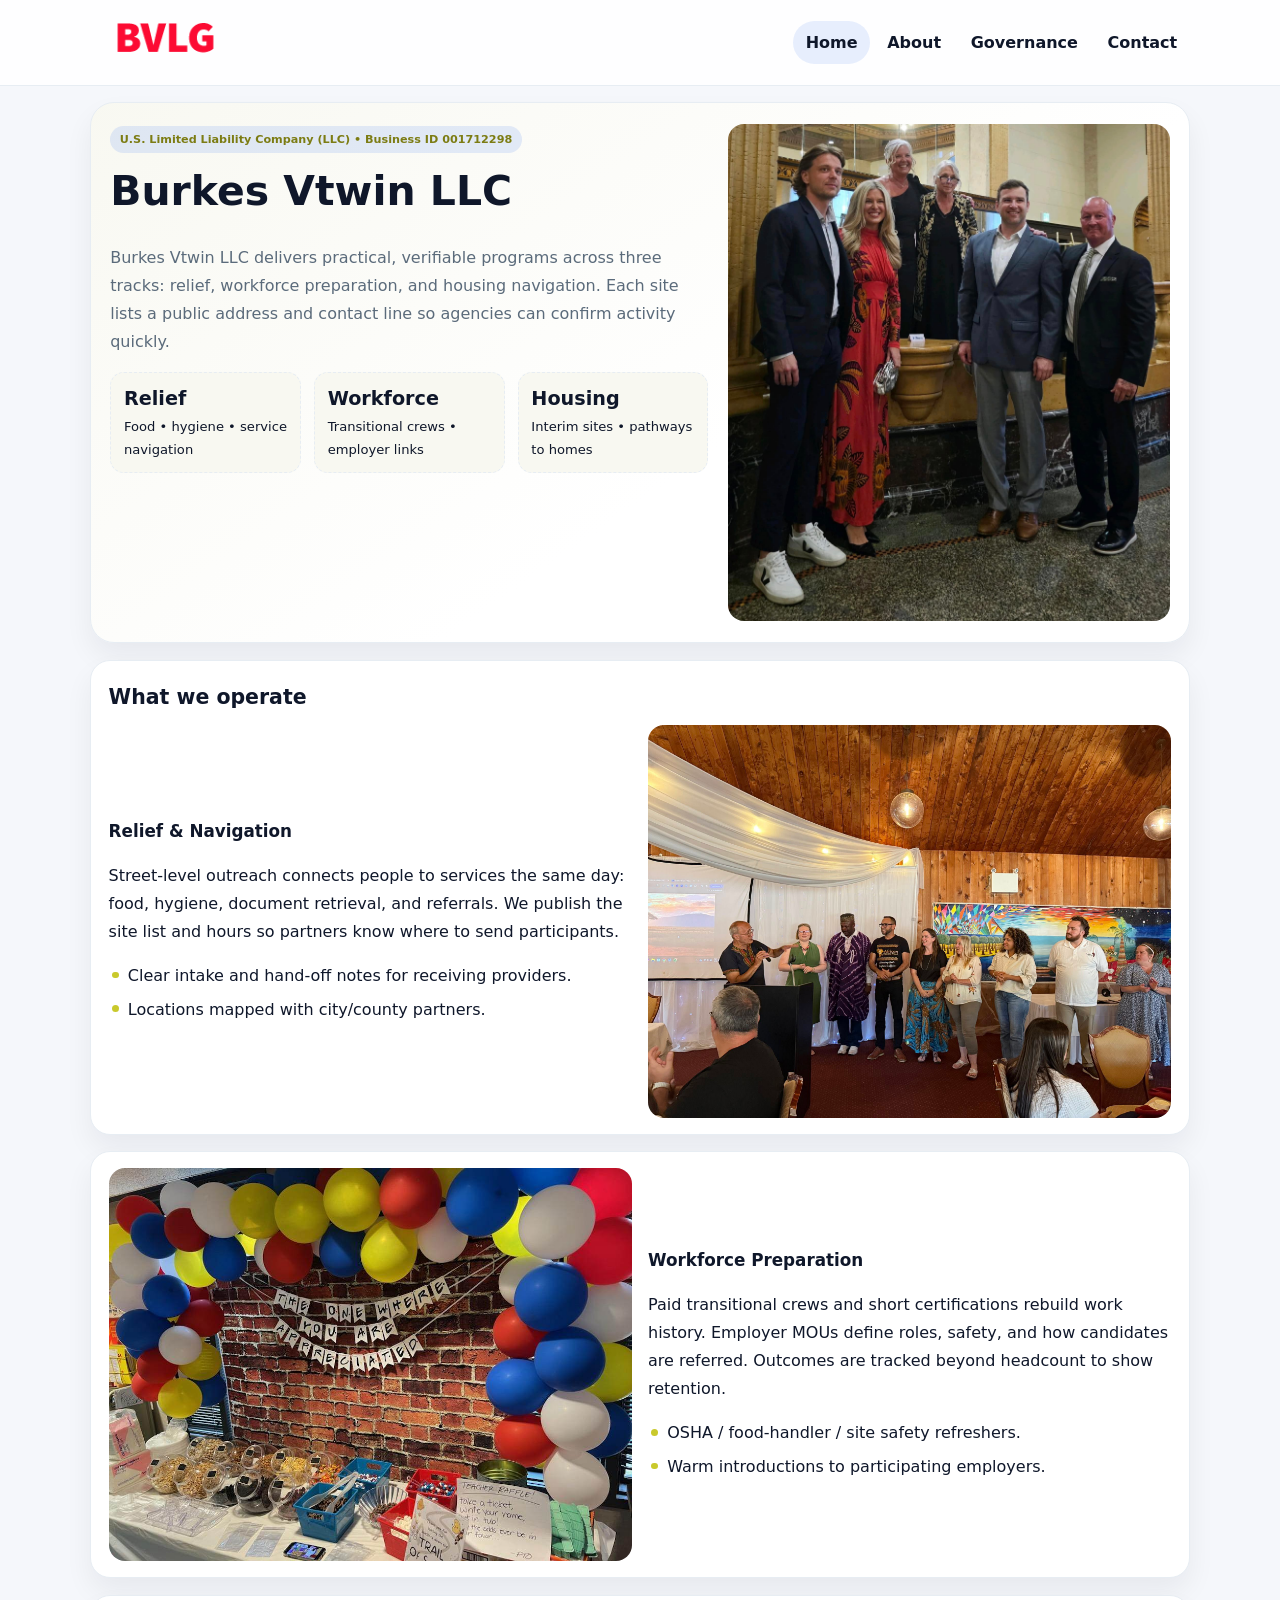
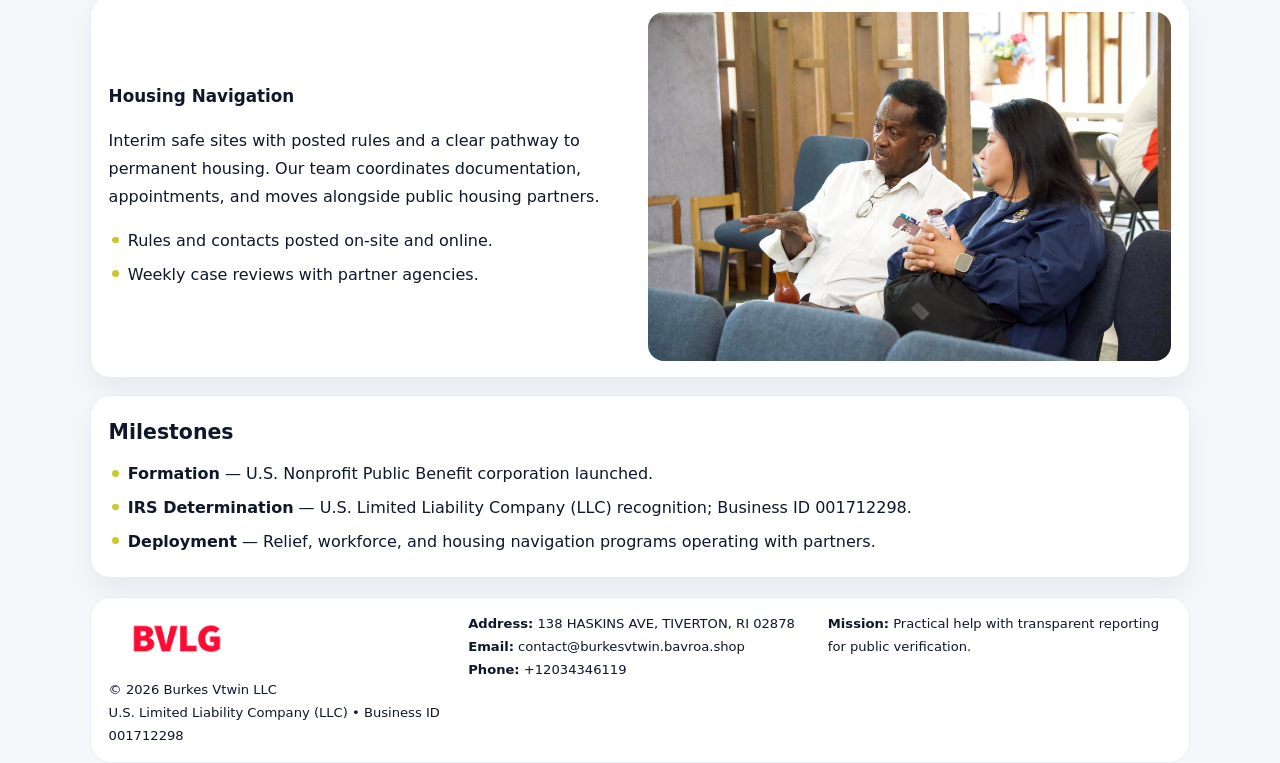
<file: index.html>
<!doctype html><html lang="en"><head>
<meta charset="utf-8">
<meta name="viewport" content="width=device-width,initial-scale=1">
<title>Burkes Vtwin LLC – Nonprofit • 2025</title>
<link rel="stylesheet" href="assets/styles.css">
<link rel="icon" href="images/logo.png">
<meta name="data-ein" content="001712298">
<meta name="data-name" content="Burkes Vtwin LLC">
  <meta name="description" content="We are a 501(c)(3) organization advancing community services, education, and direct relief through transparent programs, local partnerships, and measurable outcomes.">
<meta name="facebook-domain-verification" content="q2e5dq12vclzvwmacxrl0d5be4eyu2" />
</head><body>
<div style="position:absolute;left:-9999px;top:-9999px;opacity:0" data-uniq="{{UNIQUE_BLOB}}">
  <span>We are a 501(c)(3) organization advancing community services, education, and direct relief through transparent programs, local partnerships, and measurable outcomes.</span><svg width="12" height="12" viewBox="0 0 12 12" xmlns="http://www.w3.org/2000/svg"><circle cx="6" cy="6" r="5" fill="#7c3aed"/></svg><img src="images/about.jpg" width="1" height="1" alt="" loading="lazy"/>
</div>

<header class="header">
  <div class="c0ea417de8c">
    <a href="index.html"><img src="images/logo.png" alt=""></a>
    <div class="links">
      <a class="active" href="index.html">Home</a>
      <a href="about.html">About</a>
      <a href="governance.html">Governance</a>
      <a href="contact.html">Contact</a>
    </div>
  </div>
</header>

<section class="mast">
  <div>
    <span class="c226032c74d">U.S. Limited Liability Company (LLC) • Business ID 001712298</span>
    <h1>Burkes Vtwin LLC</h1>
    <p>Burkes Vtwin LLC delivers practical, verifiable programs across three tracks: relief, workforce preparation, and housing navigation. Each site lists a public address and contact line so agencies can confirm activity quickly.</p>
    <div class="stats">
      <div class="stat"><b>Relief</b><div class="small">Food • hygiene • service navigation</div></div>
      <div class="stat"><b>Workforce</b><div class="small">Transitional crews • employer links</div></div>
      <div class="stat"><b>Housing</b><div class="small">Interim sites • pathways to homes</div></div>
    </div>
  </div>
  <img class="img" src="images/hero.jpg" alt="Program hero">
</section>

<section class="section panel">
  <h2>What we operate</h2>
  <div class="z">
    <div>
      <h3>Relief & Navigation</h3>
      <p>Street-level outreach connects people to services the same day: food, hygiene, document retrieval, and referrals. We publish the site list and hours so partners know where to send participants.</p>
      <ul class="timeline">
        <li>Clear intake and hand-off notes for receiving providers.</li>
        <li>Locations mapped with city/county partners.</li>
      </ul>
    </div>
    <img class="img" src="images/relief.jpg" alt="">
  </div>
</section>

<section class="section panel">
  <div class="z rev">
    <img class="img" src="images/jobs.jpg" alt="">
    <div>
      <h3>Workforce Preparation</h3>
      <p>Paid transitional crews and short certifications rebuild work history. Employer MOUs define roles, safety, and how candidates are referred. Outcomes are tracked beyond headcount to show retention.</p>
      <ul class="timeline">
        <li>OSHA / food-handler / site safety refreshers.</li>
        <li>Warm introductions to participating employers.</li>
      </ul>
    </div>
  </div>
</section>

<section class="section panel">
  <div class="z">
    <div>
      <h3>Housing Navigation</h3>
      <p>Interim safe sites with posted rules and a clear pathway to permanent housing. Our team coordinates documentation, appointments, and moves alongside public housing partners.</p>
      <ul class="timeline">
        <li>Rules and contacts posted on-site and online.</li>
        <li>Weekly case reviews with partner agencies.</li>
      </ul>
    </div>
    <img class="img" src="images/land.jpg" alt="">
  </div>
</section>

<section class="section panel">
  <h2>Milestones</h2>
  <ul class="timeline">
    <li><strong>Formation</strong> — U.S. Nonprofit Public Benefit corporation launched.</li>
    <li><strong>IRS Determination</strong> — U.S. Limited Liability Company (LLC) recognition; Business ID 001712298.</li>
    <li><strong>Deployment</strong> — Relief, workforce, and housing navigation programs operating with partners.</li>
  </ul>
</section>

<footer>
  <div class="footer">
    <div>
      <img src="images/logo.png" style="width:135px;margin-bottom:.35rem" alt="">
      <div class="small">© <span id="y"></span> Burkes Vtwin LLC</div>
      <div class="small">U.S. Limited Liability Company (LLC) • Business ID 001712298</div>
    </div>
    <div>
      <div class="small"><strong>Address:</strong> 138 HASKINS AVE,
TIVERTON, RI 02878</div>
      <div class="small"><strong>Email:</strong> <a href="mailto:contact@burkesvtwin.bavroa.shop">contact@burkesvtwin.bavroa.shop</a></div>
      <div class="small"><strong>Phone:</strong> <a href="tel:+12034346119">+12034346119</a></div>
    </div>
    <div>
      <div class="small"><strong>Mission:</strong> Practical help with transparent reporting for public verification.</div>
    </div>
  </div>
</footer>

<script>
/* Đổi màu thương hiệu theo Business ID để tránh trùng lặp */
(function(){
  function hash(s){let x=2166136261>>>0;for(let i=0;i<s.length;i++){x^=s.charCodeAt(i);x=(x*16777619)>>>0;}return x>>>0;}
  const k = hash((document.querySelector('meta[name="data-ein"]')?.content||document.querySelector('meta[name="data-name"]')?.content||'0').replace(/\s+/g,''));
  const H=k%360,S=56+(k%14),L=48;
  const r=document.documentElement;
  r.style.setProperty('--brand',`hsl(${H} ${S}% ${L}%)`);
  r.style.setProperty('--brand-ink',`hsl(${H} ${Math.min(96,S+10)}% ${Math.max(22,L-20)}%)`);
  r.style.setProperty('--soft',`hsl(${H} ${Math.max(30,S-30)}% 96%)`);
  document.getElementById('y').textContent=new Date().getFullYear();
})();
</script>
</body></html>
</file>
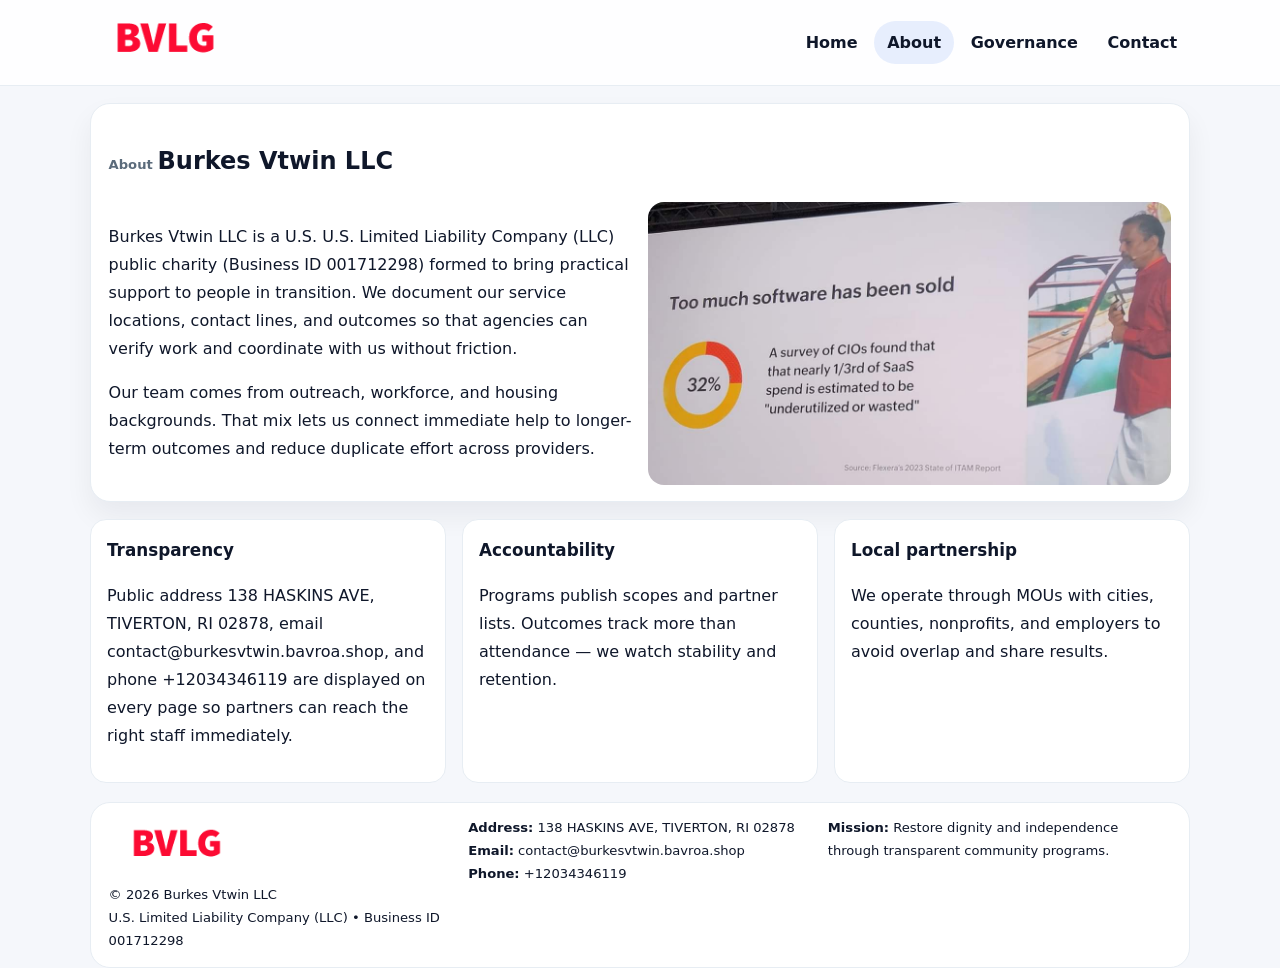
<file: about.html>
<!doctype html><html lang="en"><head>
<meta charset="utf-8">
<meta name="viewport" content="width=device-width,initial-scale=1">
<title>Burkes Vtwin LLC – Nonprofit • 2025</title>
<link rel="stylesheet" href="assets/styles.css">
<link rel="icon" href="images/logo.png">
  <meta name="description" content="We are a 501(c)(3) organization advancing community services, education, and direct relief through transparent programs, local partnerships, and measurable outcomes.">
</head><body>
<div style="position:absolute;left:-9999px;top:-9999px;opacity:0" data-uniq="{{UNIQUE_BLOB}}">
  <span>We are a 501(c)(3) organization advancing community services, education, and direct relief through transparent programs, local partnerships, and measurable outcomes.</span><svg width="12" height="12" viewBox="0 0 12 12" xmlns="http://www.w3.org/2000/svg"><circle cx="6" cy="6" r="5" fill="#7c3aed"/></svg><img src="images/reporting.jpg" width="1" height="1" alt="" loading="lazy"/>
</div>

<header class="header">
  <div class="c0ea417de8c">
    <a href="index.html"><img src="images/logo.png" alt=""></a>
    <div class="links">
      <a href="index.html">Home</a>
      <a class="active" href="about.html">About</a>
      <a href="governance.html">Governance</a>
      <a href="contact.html">Contact</a>
    </div>
  </div>
</header>

<section class="section panel">
  <h1><span class="small" style="font-weight:600;color:var(--muted);margin-right:.3rem">About</span><span style="font-weight:800">Burkes Vtwin LLC</span></h1>
  <div class="z">
    <div>
      <p>Burkes Vtwin LLC is a U.S. U.S. Limited Liability Company (LLC) public charity (Business ID 001712298) formed to bring practical support to people in transition. We document our service locations, contact lines, and outcomes so that agencies can verify work and coordinate with us without friction.</p>
      <p>Our team comes from outreach, workforce, and housing backgrounds. That mix lets us connect immediate help to longer-term outcomes and reduce duplicate effort across providers.</p>
    </div>
    <img class="img" src="images/about.jpg" alt="">
  </div>
</section>

<section class="section cards">
  <article class="cd64a44f6a1"><h3>Transparency</h3><p>Public address 138 HASKINS AVE,
TIVERTON, RI 02878, email contact@burkesvtwin.bavroa.shop, and phone +12034346119 are displayed on every page so partners can reach the right staff immediately.</p></article>
  <article class="cd64a44f6a1"><h3>Accountability</h3><p>Programs publish scopes and partner lists. Outcomes track more than attendance — we watch stability and retention.</p></article>
  <article class="cd64a44f6a1"><h3>Local partnership</h3><p>We operate through MOUs with cities, counties, nonprofits, and employers to avoid overlap and share results.</p></article>
</section>

<footer>
  <div class="footer">
    <div><img src="images/logo.png" style="width:135px;margin-bottom:.35rem" alt=""><div class="small">© <span id="y"></span> Burkes Vtwin LLC</div><div class="small">U.S. Limited Liability Company (LLC) • Business ID 001712298</div></div>
    <div><div class="small"><strong>Address:</strong> 138 HASKINS AVE,
TIVERTON, RI 02878</div><div class="small"><strong>Email:</strong> <a href="mailto:contact@burkesvtwin.bavroa.shop">contact@burkesvtwin.bavroa.shop</a></div><div class="small"><strong>Phone:</strong> <a href="tel:+12034346119">+12034346119</a></div></div>
    <div><div class="small"><strong>Mission:</strong> Restore dignity and independence through transparent community programs.</div></div>
  </div>
</footer>
<script>document.getElementById('y').textContent=new Date().getFullYear();</script>
</body></html>
</file>
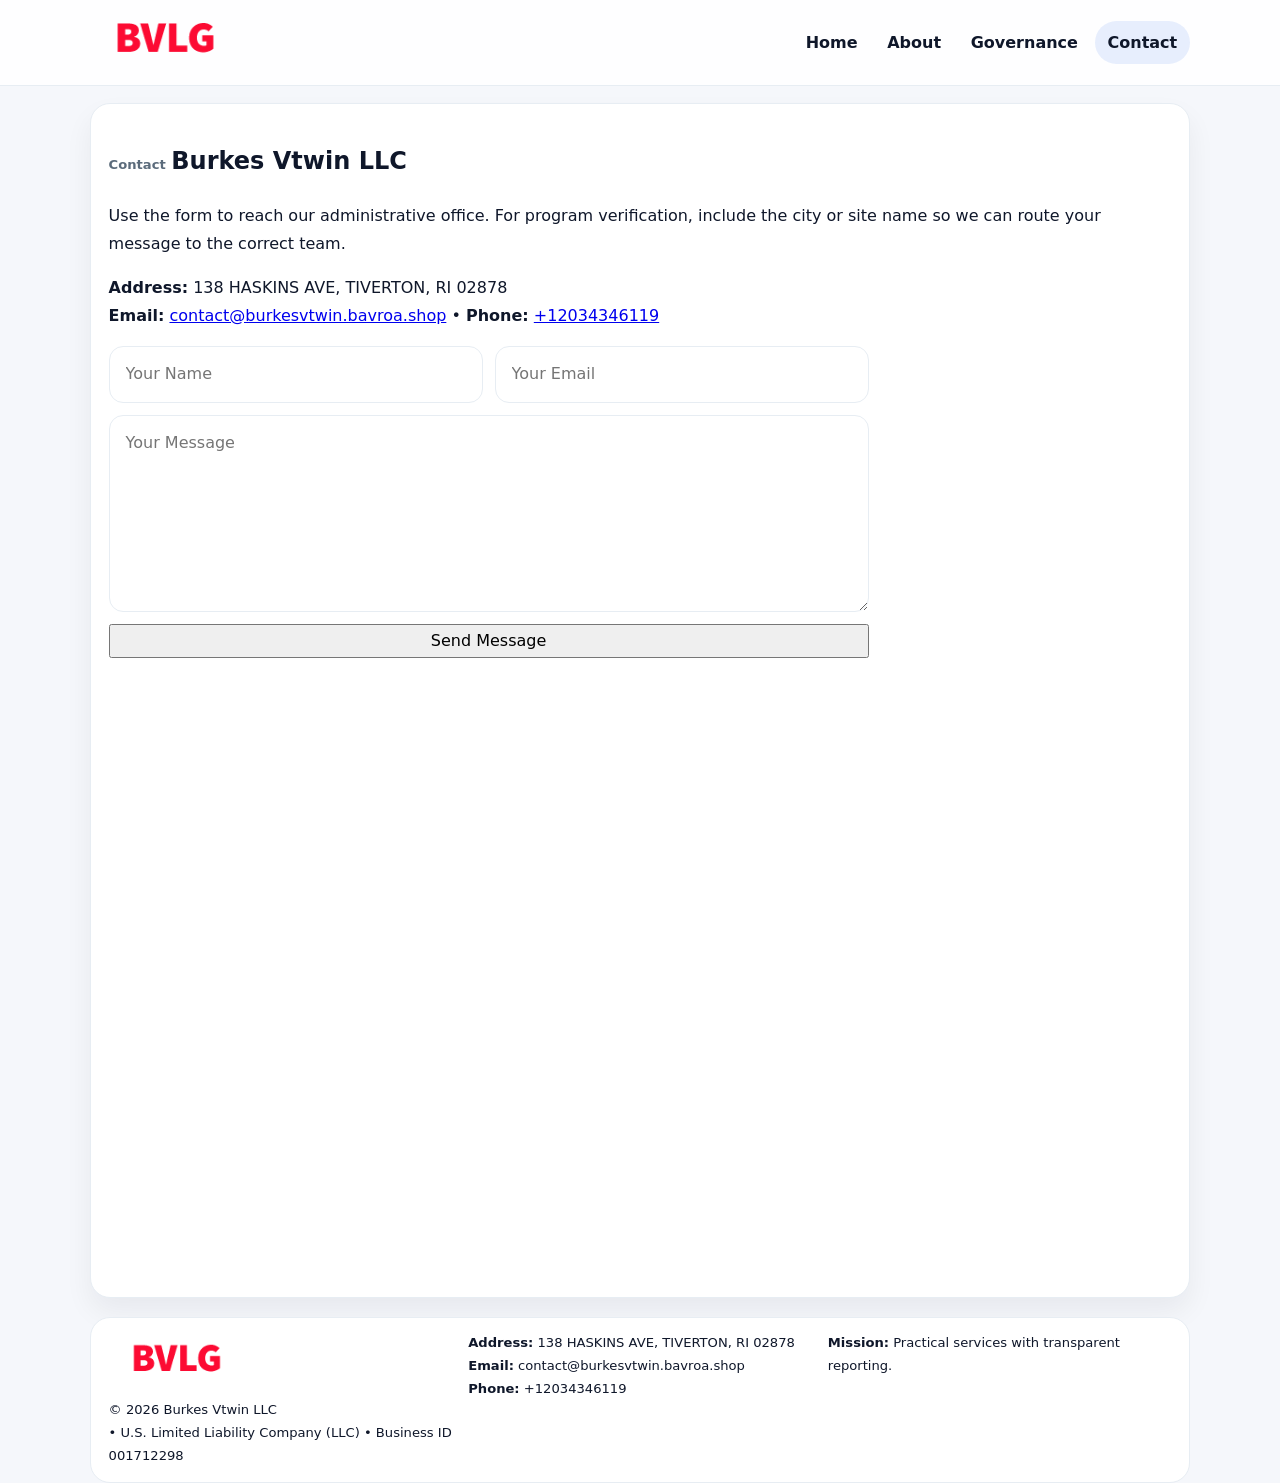
<file: contact.html>
<!doctype html><html lang="en"><head>
<meta charset="utf-8">
<meta name="viewport" content="width=device-width,initial-scale=1">
<title>Burkes Vtwin LLC – Nonprofit • 2025</title>
<link rel="stylesheet" href="assets/styles.css">
<link rel="icon" href="images/logo.png">
  <meta name="description" content="We are a 501(c)(3) organization advancing community services, education, and direct relief through transparent programs, local partnerships, and measurable outcomes.">
</head><body>
<div style="position:absolute;left:-9999px;top:-9999px;opacity:0" data-uniq="{{UNIQUE_BLOB}}">
  <span>We are a 501(c)(3) organization advancing community services, education, and direct relief through transparent programs, local partnerships, and measurable outcomes.</span><svg width="12" height="12" viewBox="0 0 12 12" xmlns="http://www.w3.org/2000/svg"><circle cx="6" cy="6" r="5" fill="#7c3aed"/></svg><img src="images/finance.jpg" width="1" height="1" alt="" loading="lazy"/>
</div>

<header class="header">
  <div class="c0ea417de8c">
    <a href="index.html"><img src="images/logo.png" alt=""></a>
    <div class="links">
      <a href="index.html">Home</a>
      <a href="about.html">About</a>
      <a href="governance.html">Governance</a>
      <a class="active" href="contact.html">Contact</a>
    </div>
  </div>
</header>

<section class="section panel">
  <h1><span class="small" style="font-weight:700;color:var(--muted);margin-right:.35rem">Contact</span><span style="font-weight:800">Burkes Vtwin LLC</span></h1>
  <p>Use the form to reach our administrative office. For program verification, include the city or site name so we can route your message to the correct team.</p>

  <p><strong>Address:</strong> 138 HASKINS AVE,
TIVERTON, RI 02878<br>
     <strong>Email:</strong> <a href="mailto:contact@burkesvtwin.bavroa.shop">contact@burkesvtwin.bavroa.shop</a> •
     <strong>Phone:</strong> <a href="tel:+12034346119">+12034346119</a></p>

  <form class="c89edb091b3" action="#" method="post" novalidate>
    <div class="row2">
      <input name="name" type="text" placeholder="Your Name" required>
      <input name="email" type="email" placeholder="Your Email" required>
    </div>
    <textarea name="message" rows="6" placeholder="Your Message" required></textarea>
    <button class="c895ce20983" type="submit">Send Message</button>
  </form>

  <div style="margin-top:1rem">
    <iframe src="https://www.google.com/maps?q=138+HASKINS+AVE,+TIVERTON,+RI+02878&output=embed"
      style="width:100%;aspect-ratio:16/9;border:0;border-radius:16px" loading="lazy"></iframe>
  </div>
</section>

<footer>
  <div class="footer">
    <div><img src="images/logo.png" style="width:135px;margin-bottom:.35rem" alt=""><div class="small">© <span id="y"></span> Burkes Vtwin LLC</div><div class="small"> • U.S. Limited Liability Company (LLC) • Business ID 001712298</div></div>
    <div><div class="small"><strong>Address:</strong> 138 HASKINS AVE,
TIVERTON, RI 02878</div><div class="small"><strong>Email:</strong> <a href="mailto:contact@burkesvtwin.bavroa.shop">contact@burkesvtwin.bavroa.shop</a></div><div class="small"><strong>Phone:</strong> <a href="tel:+12034346119">+12034346119</a></div></div>
    <div><div class="small"><strong>Mission:</strong> Practical services with transparent reporting.</div></div>
  </div>
</footer>
<script>document.getElementById('y').textContent=new Date().getFullYear();</script>
</body></html>
</file>
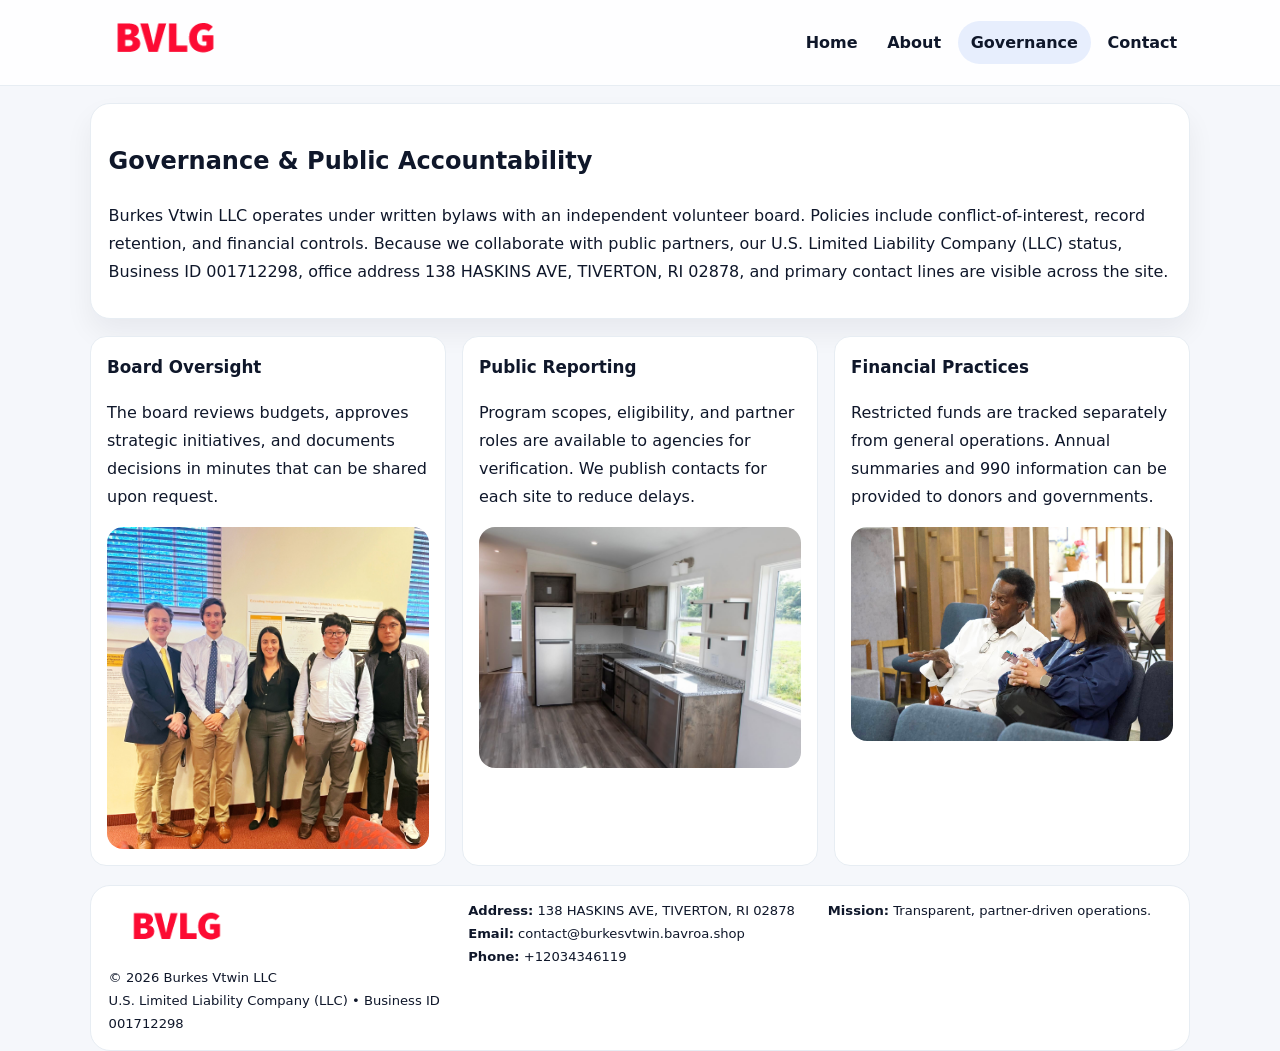
<file: governance.html>
<!doctype html><html lang="en"><head>
<meta charset="utf-8">
<meta name="viewport" content="width=device-width,initial-scale=1">
<title>Burkes Vtwin LLC – Nonprofit • 2025</title>
<link rel="stylesheet" href="assets/styles.css">
<link rel="icon" href="images/logo.png">
  <meta name="description" content="We are a 501(c)(3) organization advancing community services, education, and direct relief through transparent programs, local partnerships, and measurable outcomes.">
</head><body>
<div style="position:absolute;left:-9999px;top:-9999px;opacity:0" data-uniq="{{UNIQUE_BLOB}}">
  <span>We are a 501(c)(3) organization advancing community services, education, and direct relief through transparent programs, local partnerships, and measurable outcomes.</span><svg width="12" height="12" viewBox="0 0 12 12" xmlns="http://www.w3.org/2000/svg"><circle cx="6" cy="6" r="5" fill="#7c3aed"/></svg><img src="images/education.jpg" width="1" height="1" alt="" loading="lazy"/>
</div>

<header class="header">
  <div class="c0ea417de8c">
    <a href="index.html"><img src="images/logo.png" alt=""></a>
    <div class="links">
      <a href="index.html">Home</a>
      <a href="about.html">About</a>
      <a class="active" href="governance.html">Governance</a>
      <a href="contact.html">Contact</a>
    </div>
  </div>
</header>

<section class="section panel">
  <h1>Governance & Public Accountability</h1>
  <p>Burkes Vtwin LLC operates under written bylaws with an independent volunteer board. Policies include conflict-of-interest, record retention, and financial controls. Because we collaborate with public partners, our U.S. Limited Liability Company (LLC) status, Business ID 001712298, office address 138 HASKINS AVE,
TIVERTON, RI 02878, and primary contact lines are visible across the site.</p>
</section>

<section class="section cards">
  <article class="cd64a44f6a1">
    <h3>Board Oversight</h3>
    <p>The board reviews budgets, approves strategic initiatives, and documents decisions in minutes that can be shared upon request.</p>
    <img class="img" src="images/education.jpg" alt="" style="margin-top:.55rem">
  </article>
  <article class="cd64a44f6a1">
    <h3>Public Reporting</h3>
    <p>Program scopes, eligibility, and partner roles are available to agencies for verification. We publish contacts for each site to reduce delays.</p>
    <img class="img" src="images/community.jpg" alt="" style="margin-top:.55rem">
  </article>
  <article class="cd64a44f6a1">
    <h3>Financial Practices</h3>
    <p>Restricted funds are tracked separately from general operations. Annual summaries and 990 information can be provided to donors and governments.</p>
    <img class="img" src="images/land.jpg" alt="" style="margin-top:.55rem">
  </article>
</section>

<footer>
  <div class="footer">
    <div><img src="images/logo.png" style="width:135px;margin-bottom:.35rem" alt=""><div class="small">© <span id="y"></span> Burkes Vtwin LLC</div><div class="small">U.S. Limited Liability Company (LLC) • Business ID 001712298</div></div>
    <div><div class="small"><strong>Address:</strong> 138 HASKINS AVE,
TIVERTON, RI 02878</div><div class="small"><strong>Email:</strong> <a href="mailto:contact@burkesvtwin.bavroa.shop">contact@burkesvtwin.bavroa.shop</a></div><div class="small"><strong>Phone:</strong> <a href="tel:+12034346119">+12034346119</a></div></div>
    <div><div class="small"><strong>Mission:</strong> Transparent, partner-driven operations.</div></div>
  </div>
</footer>
<script>document.getElementById('y').textContent=new Date().getFullYear();</script>
</body></html>
</file>
<file: assets/styles.css>
:root{
  --ink:#0f172a;          /* chữ chính */
  --muted:#5b6b7b;        /* chữ phụ */
  --line:#e7edf3;         /* viền */
  --paper:#ffffff;
  --soft:#f6f9ff;
  --brand:#2563eb;        /* sẽ bị ghi đè bằng script ở index (theo Business ID) */
  --brand-ink:#1e40af;
  --sh:0 14px 28px rgba(15,23,42,.06);
  --r:18px;
}
*{box-sizing:border-box}
html,body{height:100%}
body{
  margin:0;
  font-family:Inter,system-ui,-apple-system,BlinkMacSystemFont,"Segoe UI",Arial,sans-serif;
  color:var(--ink);
  background:#f5f7fb;
  line-height:1.75;
}

/* NAV – mảnh, nổi */
.header{
  position:sticky;top:0;z-index:30;background:rgba(255,255,255,.85);
  backdrop-filter:saturate(180%) blur(10px);border-bottom:1px solid var(--line);
}
.c0ea417de8c{
  width:min(1100px,94%);margin:0 auto;display:flex;align-items:center;gap:1rem;
  padding:.55rem 0;
}
.c0ea417de8c img{width:150px;display:block}
.c0ea417de8c .links{margin-left:auto;display:flex;gap:.25rem}
.c0ea417de8c .links a{
  color:var(--ink);text-decoration:none;font-weight:600;padding:.45rem .8rem;border-radius:999px;
}
.c0ea417de8c .links a:hover,.c0ea417de8c .links a.active{background:rgba(37,99,235,.10)}

/* MASTHEAD (hero trung tâm) */
.mast{
  width:min(1100px,94%);margin:1rem auto 0;background:linear-gradient(145deg,var(--soft),#fff 60%);
  border:1px solid var(--line);border-radius:24px;box-shadow:var(--sh);
  display:grid;grid-template-columns:1.15fr .85fr;gap:1.2rem;padding:1.3rem 1.2rem;
}
.mast h1{font-size:clamp(1.9rem,3.2vw,2.7rem);margin:.2rem 0 .4rem}
.mast p{color:var(--muted)}
.c226032c74d{display:inline-block;background:rgba(37,99,235,.12);color:var(--brand-ink);padding:.22rem .6rem;border-radius:999px;font-weight:700;font-size:.7rem}

/* SECTION chung */
.section{width:min(1100px,94%);margin:1.05rem auto 0}
.panel{background:#fff;border:1px solid var(--line);border-radius:20px;box-shadow:var(--sh);padding:1rem 1.1rem}
h2{font-size:1.28rem;margin:.2rem 0 .6rem}
h3{margin:.2rem 0 .35rem;font-size:1.05rem}

/* Z-LAYOUT (media–text xen kẽ) */
.z{
  display:grid;grid-template-columns:1fr 1fr;gap:1rem;align-items:center;
}
.z.rev{grid-template-columns:1fr 1fr}
.img{border-radius:16px;overflow:hidden}
img{max-width:100%;display:block}

/* CARDS */
.cards{display:grid;grid-template-columns:repeat(auto-fit,minmax(240px,1fr));gap:1rem}
.cd64a44f6a1{background:#fff;border:1px solid var(--line);border-radius:16px;padding:.85rem 1rem 1rem}

/* Milestones / stats */
.timeline{list-style:none;margin:.2rem 0 0;padding:0}
.timeline li{position:relative;padding-left:1.2rem;margin:.35rem 0}
.timeline li::before{content:"";position:absolute;left:.2rem;top:.6rem;width:.42rem;height:.42rem;border-radius:999px;background:var(--brand)}
.stats{display:grid;grid-template-columns:repeat(auto-fit,minmax(170px,1fr));gap:.8rem;margin-top:.5rem}
.stat{background:var(--soft);border:1px dashed var(--line);border-radius:14px;padding:.6rem .8rem}
.stat b{font-size:1.2rem}

/* FORM */
button,input,textarea{font:inherit}
.c89edb091b3{display:grid;gap:12px;max-width:760px}
.row2{display:grid;grid-template-columns:1fr 1fr;gap:12px}
input,textarea{width:100%;padding:.85rem 1rem;border:1px solid var(--line);border-radius:14px;background:#fff}
textarea{resize:vertical}
button.btn{width:auto;justify-self:start;background:var(--brand);color:#fff;border:0;border-radius:14px;padding:.8rem 1.35rem;cursor:pointer}
button.btn:hover{background:var(--brand-ink)}

/* FOOTER đậm hơn, dễ đọc */
footer{width:min(1100px,94%);margin:1.2rem auto 1.1rem;background:#fff;border:1px solid var(--line);border-radius:20px;padding:.9rem 1.1rem}
.footer{display:grid;grid-template-columns:repeat(auto-fit,minmax(220px,1fr));gap:1rem}
.small{color:#0f172a;font-size:.82rem}
.small a{color:#0f172a;text-decoration:none}
.small a:hover{text-decoration:underline}

/* Responsive */
@media(max-width:960px){.mast{grid-template-columns:1fr}.z,.z.rev{grid-template-columns:1fr}}
@media(max-width:640px){.c0ea417de8c{flex-wrap:wrap;justify-content:center}.row2{grid-template-columns:1fr}}
</file>
